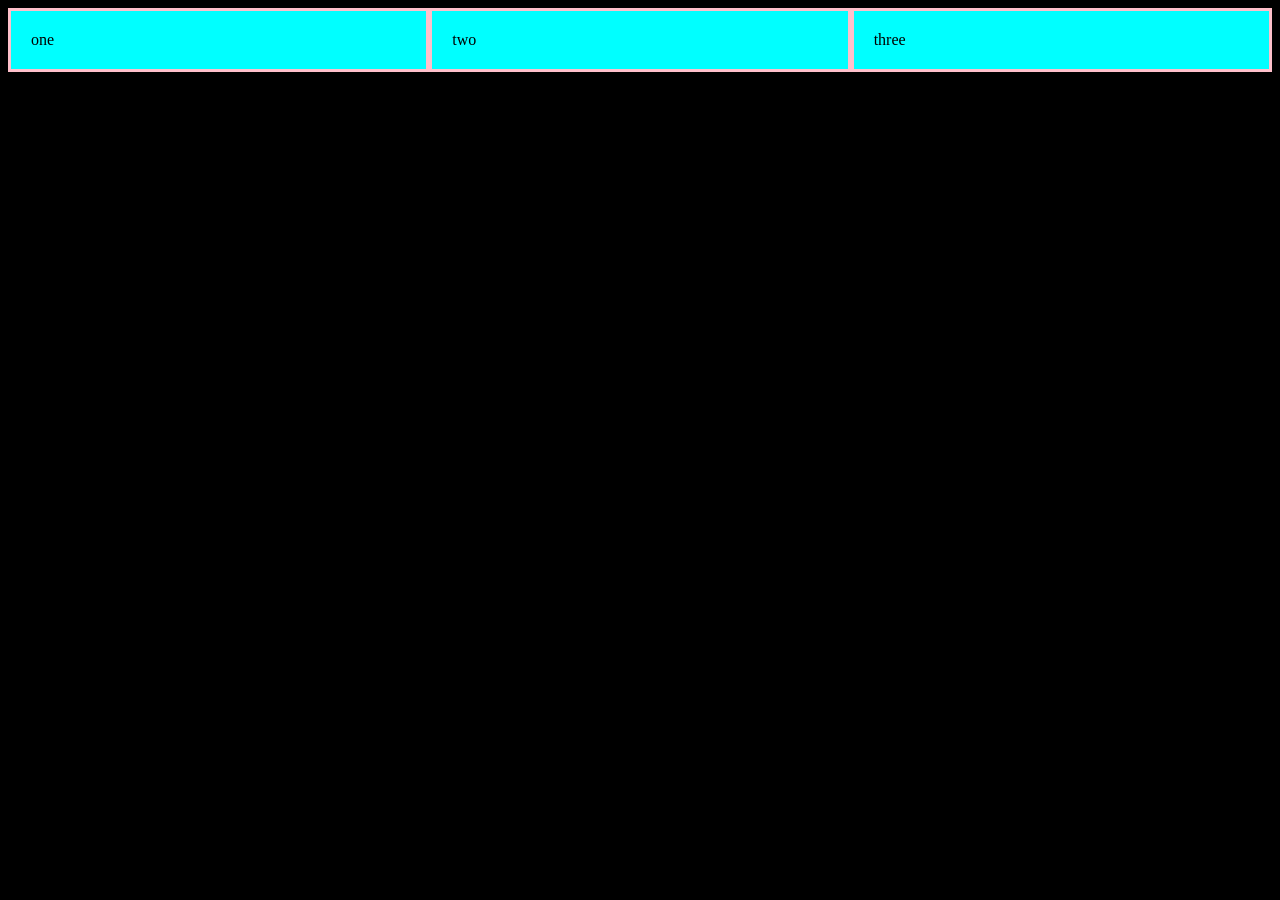
<file: flexbox/index.html>
<!DOCTYPE html>
<html lang="en">
<head>
    <meta charset="UTF-8">
    <meta name="viewport" content="width=device-width, initial-scale=1.0">
    <title>Flexbox</title>

     <style>
        body{
            background-color: black;
        }
        .container{
            display: flex;
            /* flex-direction: column; */
        }

        .container div{
            background-color: aqua;
            border: 3px solid pink;
            padding: 20px;
            flex: 1;
        }

        /* .container .two{
            flex: 2
        } */
    </style> 
</head>
<body>
    <!-- when you use flex: 1, you are telling your element to have equal space/size. Look at the .two in live server, it expands more than the others because flex is set to 2. -->
    <div class="container">
        <div class="one">one</div>
        <div class="two">two</div>
        <div class="three">three</div>
    </div>
</body>
</html>
</file>
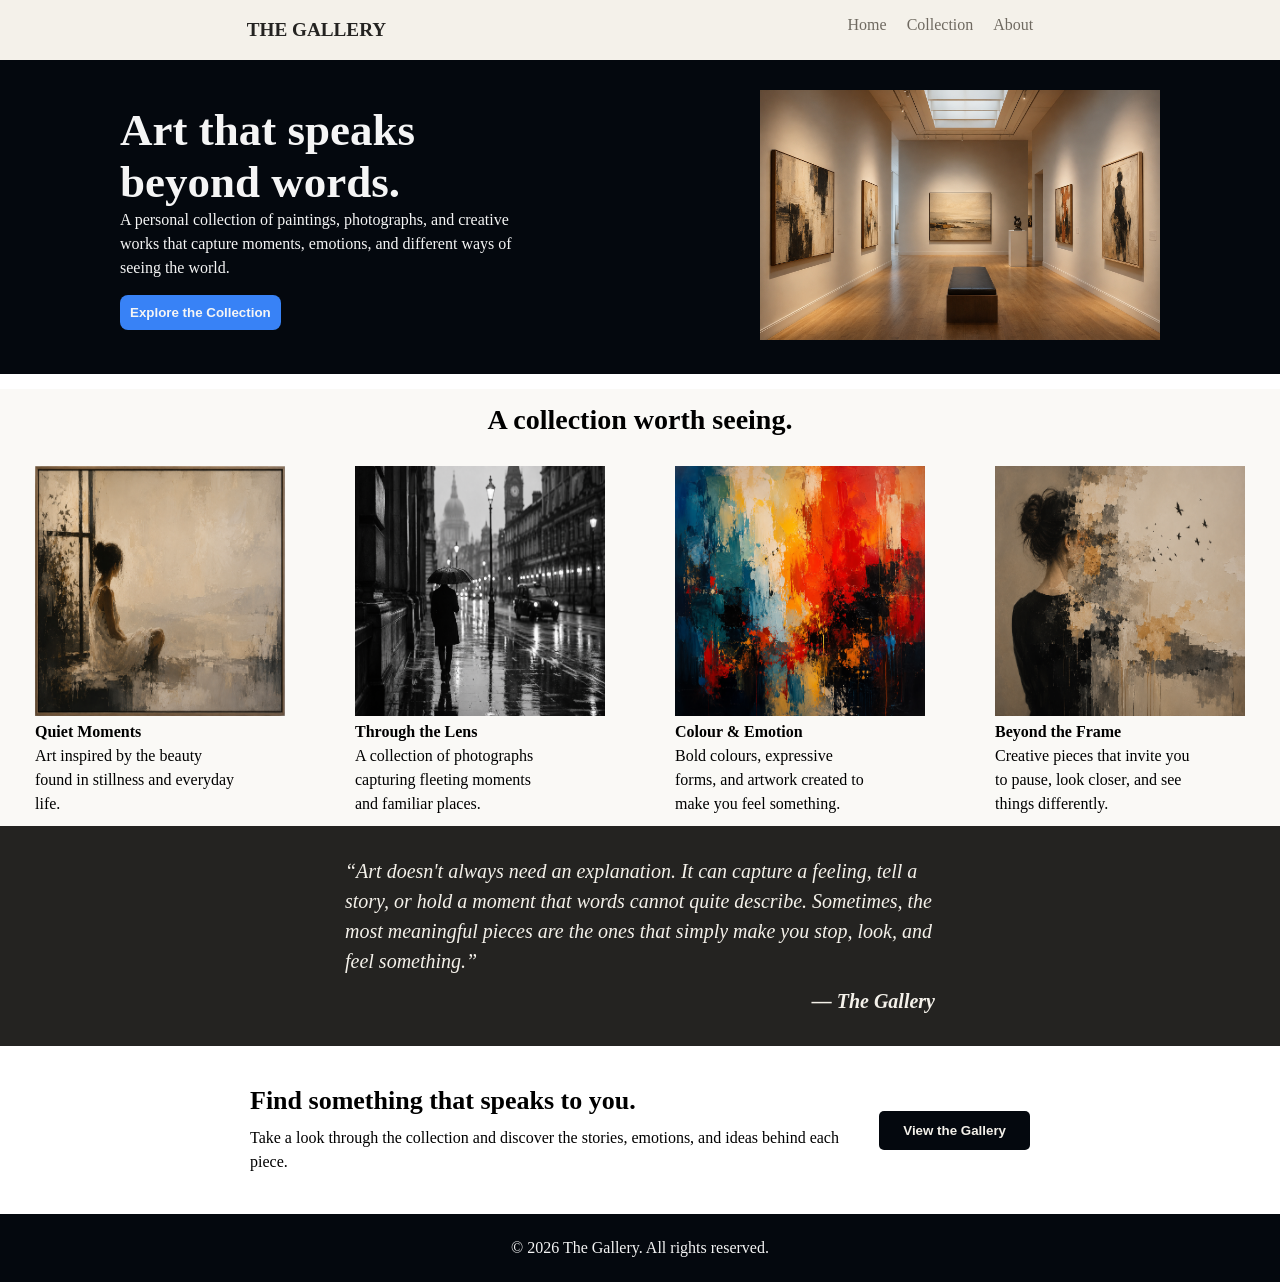
<file: Landing Page/index.html>
<!doctype html>
<html lang="en">
  <head>
    <meta charset="UTF-8" />
    <meta name="viewport" content="width=device-width, initial-scale=1.0" />
    <title>The Gallery</title>
    <link rel="stylesheet" href="style.css" />
  </head>

  <body>
    <section>
      <div class="container">
        <div class="header">
          <nav>
            <div class="logo">The Gallery</div>

            <div class="nav-links">
              <ul>
                <li><a href="#">Home</a></li>
                <li><a href="#">Collection</a></li>
                <li><a href="#">About</a></li>
              </ul>
            </div>
          </nav>
        </div>

        <!-- hero -->
        <div class="hero">
          <div class="right">
            <h3 class="hero-title">Art that speaks beyond words.</h3>

            <p class="hero-text">
              A personal collection of paintings, photographs, and creative
              works that capture moments, emotions, and different ways of seeing
              the world.
            </p>

            <button class="hero-btn">Explore the Collection</button>
          </div>

          <div class="left">
            <img
              src="image/gallery.png"
              alt="Featured artwork from the gallery"
              width="400"
              height="250"
            />
          </div>
        </div>
      </div>
    </section>

    <!-- second part -->
    <section>
      <div class="collections">
        <h3 class="collection-title">A collection worth seeing.</h3>

        <div class="images">
          <!-- first image -->
          <div>
            <img
              src="image/quiet-moment.png"
              alt="Quiet Moments"
              class="img-1"
            />
            <p class="collection-text">
              <strong>Quiet Moments</strong><br />
              Art inspired by the beauty found in stillness and everyday life.
            </p>
          </div>

          <!-- second image -->
          <div>
            <img
              src="image/through-lens.png"
              alt="Through the Lens"
              class="img-2"
            />
            <p class="collection-text">
              <strong>Through the Lens</strong><br />
              A collection of photographs capturing fleeting moments and
              familiar places.
            </p>
          </div>

          <!-- third image -->
          <div>
            <img
              src="image/color-spash.png"
              alt="Colour and Emotion"
              class="img-3"
            />
            <p class="collection-text">
              <strong>Colour &amp; Emotion</strong><br />
              Bold colours, expressive forms, and artwork created to make you
              feel something.
            </p>
          </div>

          <!-- fourth image -->
          <div>
            <img
              src="image/beyond-frame.png"
              alt="Beyond the Frame"
              class="img-4"
            />
            <p class="collection-text">
              <strong>Beyond the Frame</strong><br />
              Creative pieces that invite you to pause, look closer, and see
              things differently.
            </p>
          </div>
        </div>
      </div>
    </section>

    <!-- third section -->
    <section>
      <div class="quote">
        <p class="quote-text">
          “Art doesn't always need an explanation. It can capture a feeling,
          tell a story, or hold a moment that words cannot quite describe.
          Sometimes, the most meaningful pieces are the ones that simply make
          you stop, look, and feel something.” <br />
          <span class="author"> — The Gallery</span>
        </p>
      </div>
    </section>

    <!-- call to action -->
    <section>
      <div class="cta">
        <div class="cta-content">
          <h4>Find something that speaks to you.</h4>

          <p class="cta-text">
            Take a look through the collection and discover the stories,
            emotions, and ideas behind each piece.
          </p>
        </div>

        <button>View the Gallery</button>
      </div>
    </section>
    <!-- Footer -->
    <section>
      <div class="footer">
        <p>© 2026 The Gallery. All rights reserved.</p>
      </div>
    </section>
  </body>
</html>
</file>
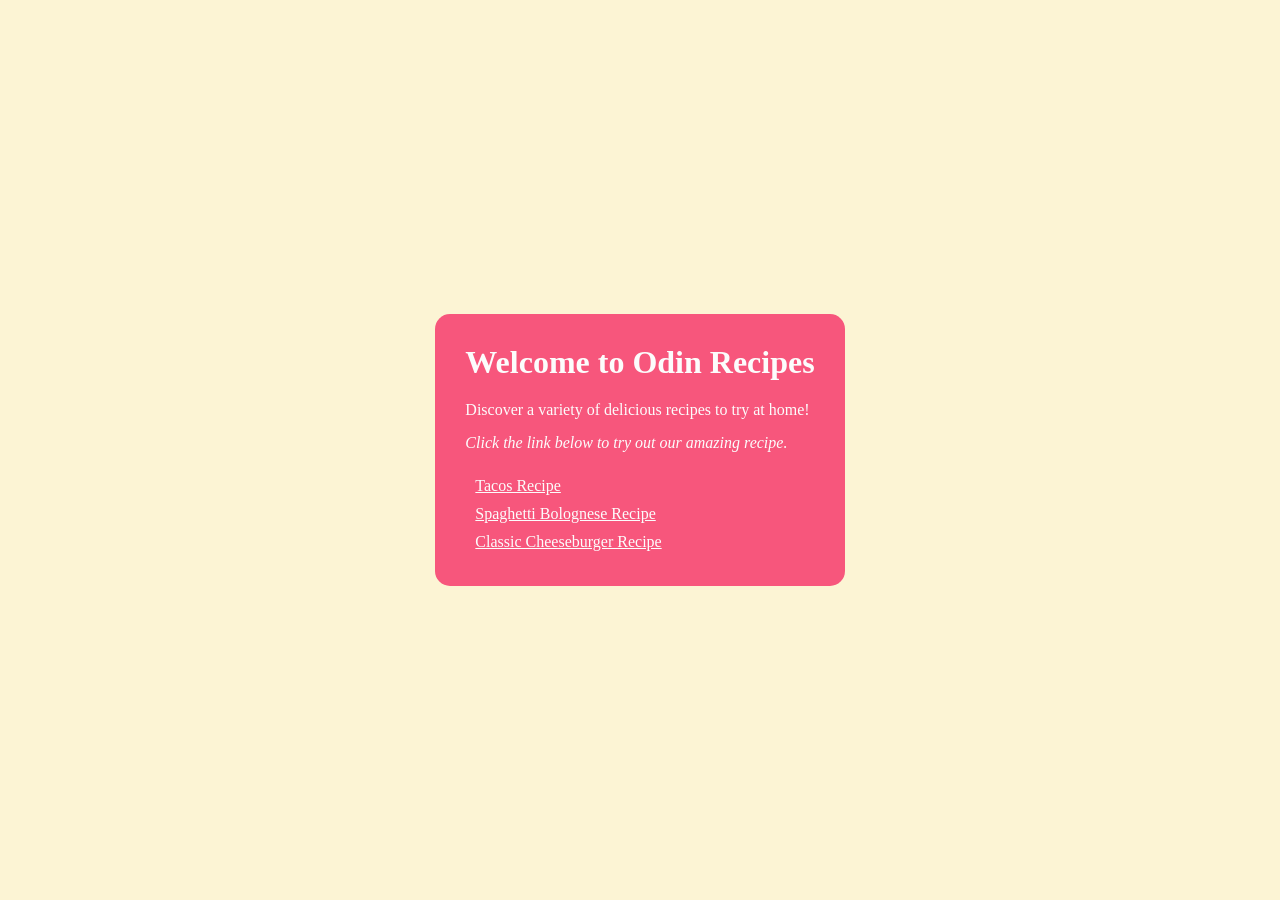
<file: odin-recipies/index.html>
<!doctype html>
<html lang="en">
  <head>
    <meta charset="UTF-8" />
    <meta name="viewport" content="width=device-width, initial-scale=1.0" />
    <title>Odin Recipes</title>

    <style>
      * {
        margin: 0;
        padding: 0;
        box-sizing: border-box;
      }

      body {
        font-family: Georgia, "Times New Roman", Times, serif;
        background-color: #fcf4d4;
        display: flex;
        justify-content: center;
        align-items: center;
        min-height: 100vh;
      }
      .card {
        background-color: #f7567c;
        color: #fcfcfc;
        padding: 20px;
        margin: 15px;
        border-radius: 15px;
      }
      .heading {
        padding: 10px;
      }
      p {
        padding: 10px;
      }
      ul{
        padding: 10px;
        list-style: none;
      }

      li, a{
        /* text-decoration: none; */
        color:#fcfcfc;
        padding: 5px;
      }
    </style>
  </head>
  <body>
    <div class="card">
      <h1 class="heading">Welcome to Odin Recipes</h1>
      <p>Discover a variety of delicious recipes to try at home!</p>
      <p style="padding-top: 5px">
        <em>Click the link below to try out our amazing recipe. </em>
      </p>
      <ul>
        <li>
          <a href="recipes/tacos.html">Tacos Recipe</a>
        </li>
        <li>
          <a href="recipes/Spaghetti.html">Spaghetti Bolognese Recipe</a>
        </li>
        <li>
          <a href="recipes/cheeseburger.html">Classic Cheeseburger Recipe</a>
        </li>
      </ul>
    </div>
  </body>
</html>
</file>
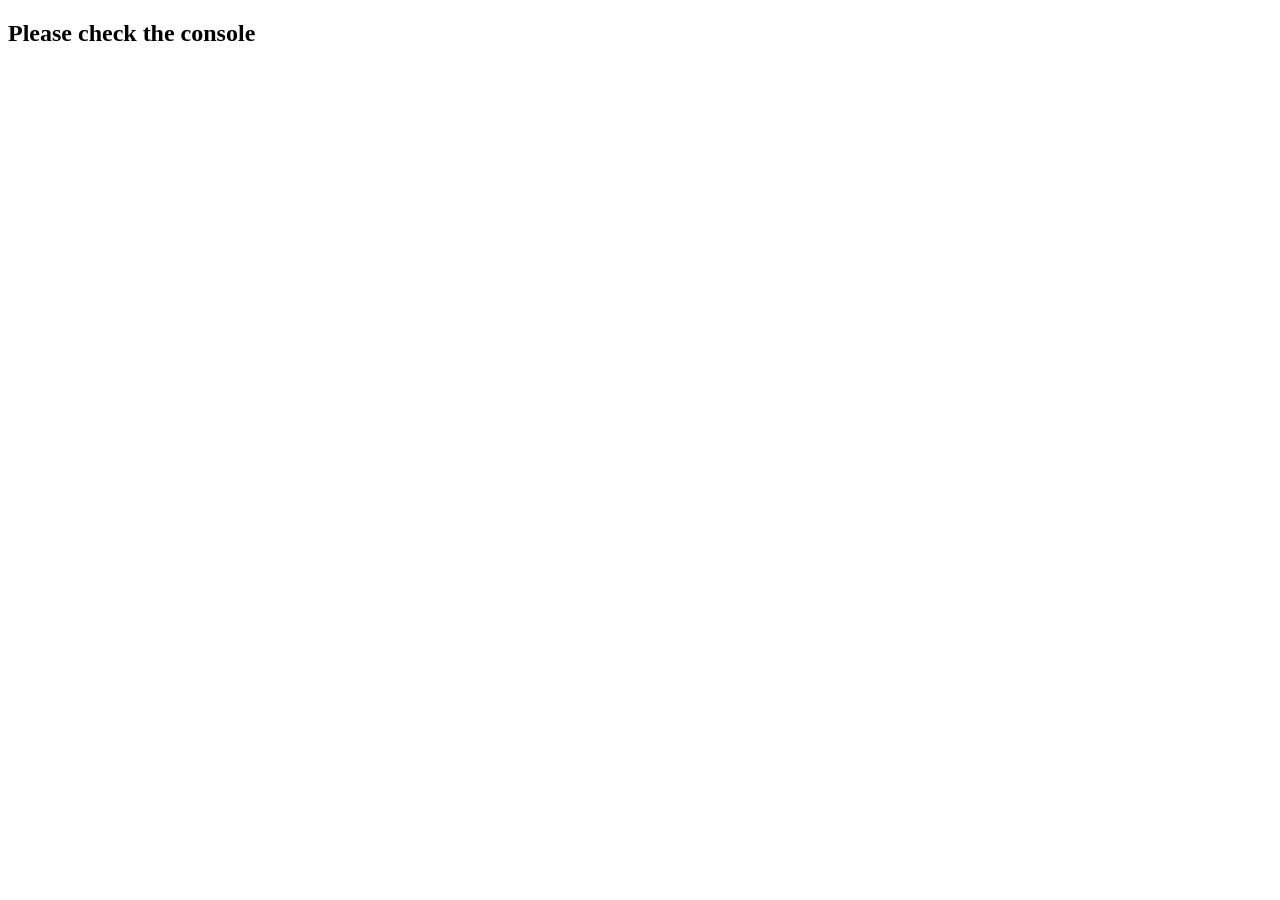
<file: Rock-Paper-Scissors/index.html>
<!doctype html>
<html lang="en">
  <head>
    <meta charset="UTF-8" />
    <meta name="viewport" content="width=device-width, initial-scale=1.0" />
    <title>Rock Paper Scissors</title>
  </head>
  <body>
    <h2>Please check the console</h2>

    <script>
      console.log("Hello, World!");

    //   const humanChoice = 0;
    //   const computerChoice = 0;

      function getComputerChoice() {
        let randomNumber = Math.random();

        if (randomNumber >= 0 && randomNumber < 1 / 3) {
          return "rock";
        } else if (randomNumber >= 1 / 3 && randomNumber < 2 / 3) {
          return "paper";
        } else if (randomNumber >= 2 / 3 && randomNumber < 1) {
          return "scissors";
        }
      }
      //   console.log(getComputerChoice());
      //   getComputerChoice();

      function getHumanChoice() {
        let humanChoice = prompt(
          "It's your turn, what's your pick? rock, paper, or scissors?",
        );

        return humanChoice.toLocaleLowerCase().trim();
      }
      //   console.log(getHumanChoice());
      //   getHumanChoice();

      function playRound(humanChoice, computerChoice) {
        if (humanChoice === computerChoice) {
          return "It's a tie";
        } else if (
          (humanChoice === "rock" && computerChoice === "scissors") ||
          (humanChoice === "scissors" && computerChoice === "paper") ||
          (humanChoice === "paper" && computerChoice === "rock")
        ) {
          return "You win!";
        } else return "You lose.";
      }
    //   const humanSelection = getHumanChoice();
    //   const computerSelection = getComputerChoice();

    //   console.log("The computer chose: ", computerSelection);
    //   console.log("You chose: ", humanSelection);
    //   console.log(playRound(humanSelection, computerSelection));
    //   playRound(humanSelection, computerSelection);

      function playGame(){
        let humanScore = 0;
        let computerScore = 0;

        for(let i = 0; i < 5; i++){
            const humanSelection = getHumanChoice();
            const computerSelection = getComputerChoice();
            console.log("The computer chose: ", computerSelection);
            console.log("You chose: ", humanSelection);
            const result = playRound(humanSelection, computerSelection);
            console.log(result);

            if(result === "You win!"){
                humanScore++;
            }else if(result === "You lose."){
                computerScore++;
            }
        }
        console.log("Human Score: ", humanScore);
        console.log("Computer Score: ", computerScore);
      }
      playGame();
    </script>
  </body>
</html>
</file>
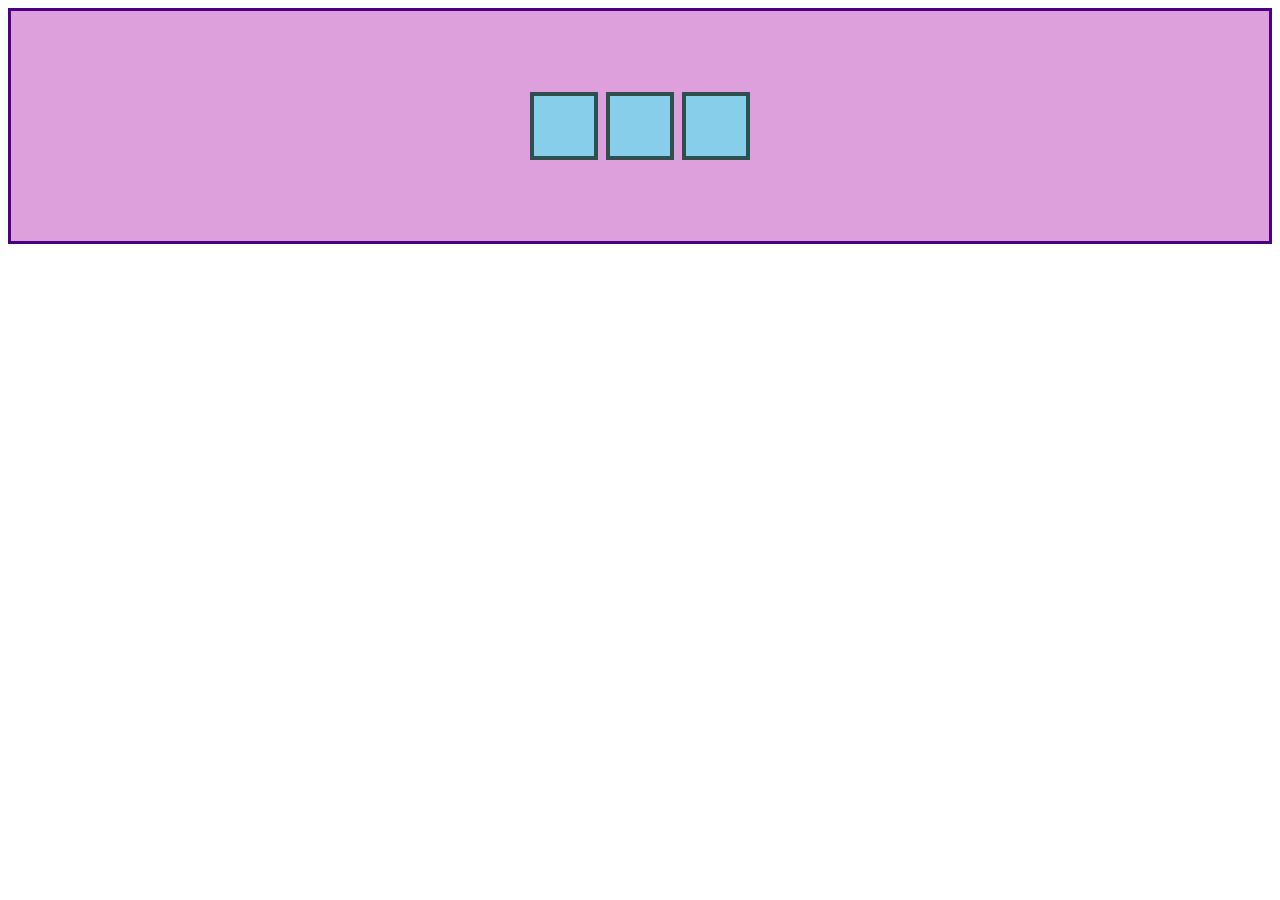
<file: flexbox/alignment.html>
<!DOCTYPE html>
<html lang="en">
<head>
    <meta charset="UTF-8">
    <meta name="viewport" content="width=device-width, initial-scale=1.0">
    <title>Alignment</title>
    <style>
        .container{
            background-color: plum;
            border: 3px solid indigo;
            padding: 15px;
            height: 200px;
            display: flex;
            justify-content: center;
            align-items: center;
            gap: 8px;
            
        }

        .item{
            background-color: skyblue;
            border: 4px solid darkslategray;
            height: 60px;
            width: 60px;
            
        }
    </style>
</head>
<body>
    <!-- In a Flexbox row, flex-basis does the same thing as width. In a Flexbox column, flex-basis does the same thing as height. -->
    <!-- justify-content aligns items across the main axis (horizontally), while align-items is on the cross axis(vertically). -->
     <!-- However, when you change the flex-direction, their role is reversed. Which means that their behavior changes when you change the flex-direction of a flex-container. For example, when you change flex-direction to column, justify-content aligns vertically and align-items aligns horizontally.  -->
    <div class="container">
        <div class="item"></div>
        <div class="item"></div>
        <div class="item"></div>
    </div>
</body>
</html>
</file>
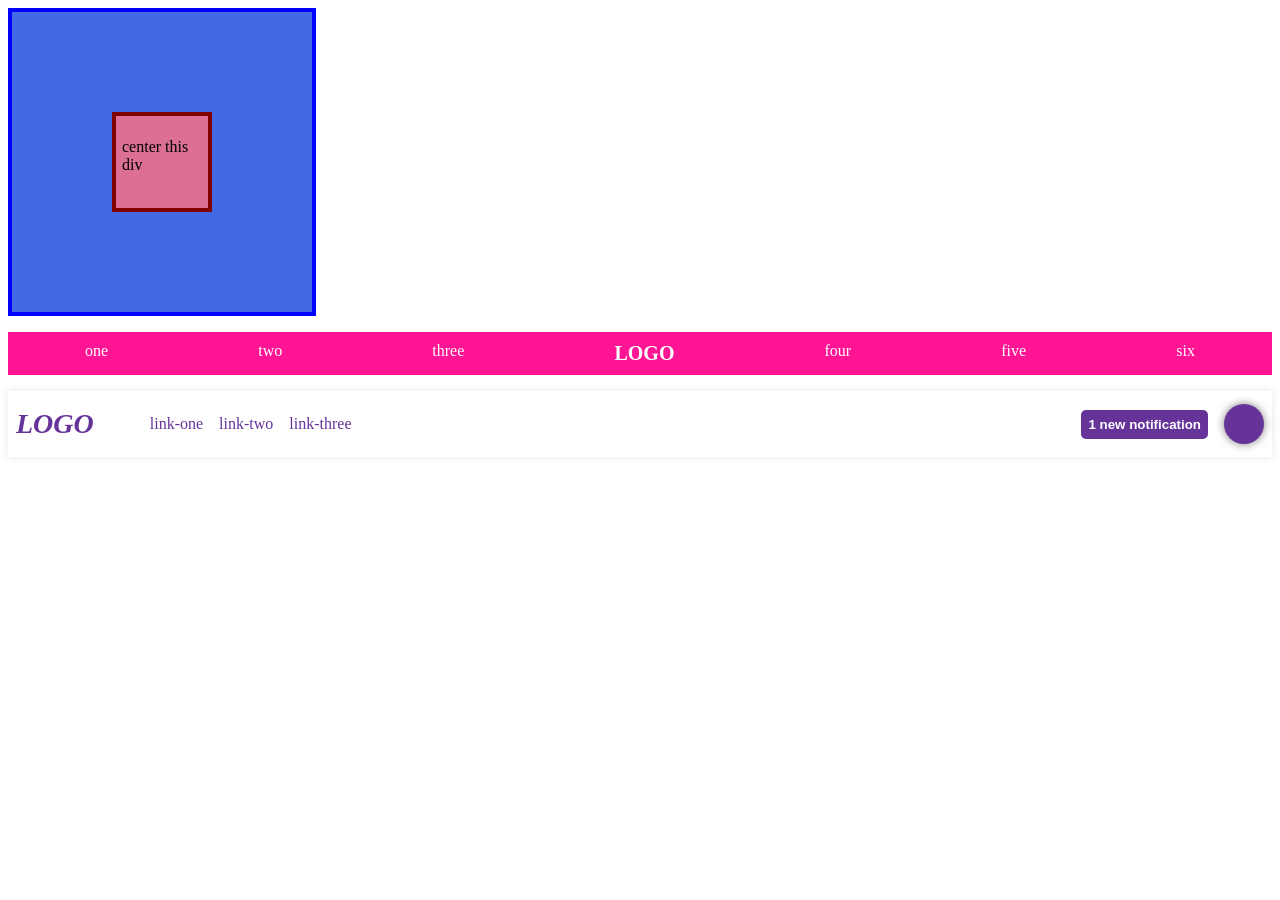
<file: flexbox/flexExercises.html>
<!doctype html>
<html lang="en">
  <head>
    <meta charset="UTF-8" />
    <meta name="viewport" content="width=device-width, initial-scale=1.0" />
    <title>Flex Exercises</title>
    <style>
      /* first exercise */
      .container {
        background-color: royalblue;
        width: 300px;
        height: 300px;
        border: 4px solid blue;
        display: flex;
        justify-content: center;
        align-items: center;
      }

      .container div {
        background-color: palevioletred;
        border: 4px solid maroon;
        height: 80px;
        width: 80px;
        padding: 6px;
      }

      /* second exercise */
      .head-container {
        background-color: deeppink;
      }
      .head-container ul {
        list-style: none;
        display: flex;
        justify-content: space-around;
        padding: 10px;
        color: white;
      }
      .self {
        font-size: 20px;
        font-weight: bold;
      }

      /* third exercise */
      .header {
        background-color: white;
        box-shadow: 0 0 8px rgba(0, 0, 0, 0.1);
        display: flex;
        justify-content: space-between;
        padding: 8px;
      }

      .profile-img {
        border-radius: 50%;
        background-color: rebeccapurple;
        width: 40px;
        height: 40px;
        box-shadow: 0 0 8px rgba(0, 0, 0, 0.5);
      }
      .left,
      .right {
        display: flex;
        align-items: center;
        gap: 16px;
      }
      .logo {
        color: rebeccapurple;
        font-size: 28px;
        font-weight: bolder;
        font-style: italic;
      }
      ul {
        list-style: none;
        display: flex;
        gap: 16px;
        color: rebeccapurple;
      }
      button {
        color: white;
        background-color: rebeccapurple;
        border-radius: 5px;
        padding: 7px;
        border: none;
        font-weight: bold;
      }

    </style>
  </head>
  <body>
    <!-- first exercise: center div -->
    <div class="container">
      <div>
        <p>center this div</p>
      </div>
    </div>

    <!-- second exercise: basic header. -->
    <header class="head-container">
      <nav>
        <ul>
          <li>one</li>
          <li>two</li>
          <li>three</li>
          <li class="self">LOGO</li>
          <li>four</li>
          <li>five</li>
          <li>six</li>
        </ul>
      </nav>
    </header>

    <!-- exercise 3: header 2 -->
    <div class="header">
      <div class="left">
        <div class="logo">LOGO</div>
        <ul>
          <li>link-one</li>
          <li>link-two</li>
          <li>link-three</li>
        </ul>
      </div>
      <div class="right">
        <button>1 new notification</button>
        <div class="profile-img"></div>
      </div>
    </div>

    
  </body>
</html>
</file>
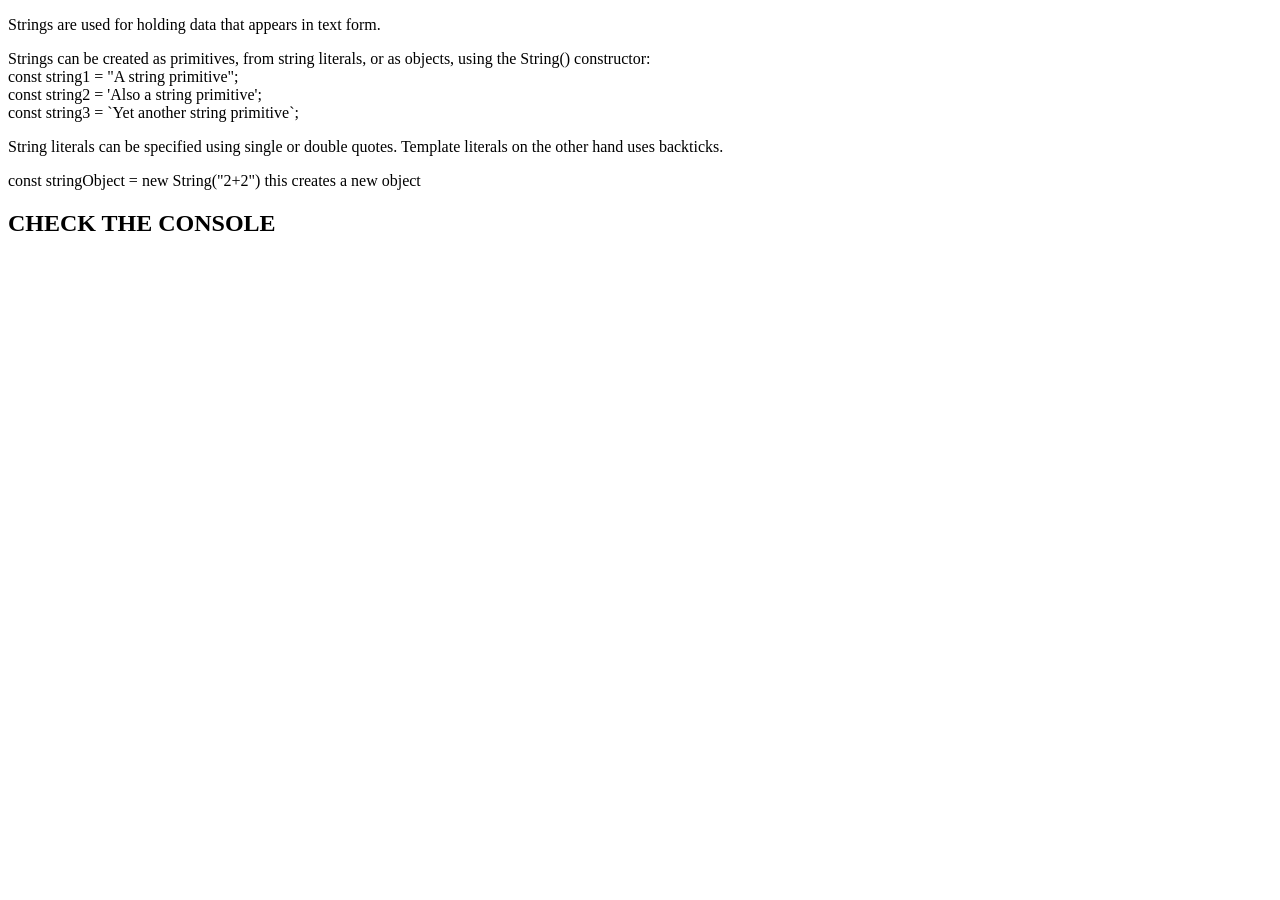
<file: JS Foundation/dataTypes.html>
<!doctype html>
<html lang="en">
  <head>
    <meta charset="UTF-8" />
    <meta name="viewport" content="width=device-width, initial-scale=1.0" />
    <title>Data types</title>
  </head>
  <body>
    <p>Strings are used for holding data that appears in text form.</p>
    <p>
      Strings can be created as primitives, from string literals, or as objects,
      using the String() constructor: <br />
      const string1 = "A string primitive"; <br />
      const string2 = 'Also a string primitive'; <br />
      const string3 = `Yet another string primitive`; <br />
    </p>
    <p>
      String literals can be specified using single or double quotes. Template
      literals on the other hand uses backticks.
    </p>
    <p>const stringObject = new String("2+2") this creates a new object</p>
    <h2>CHECK THE CONSOLE</h2>
    <script>
      let a = "a";
      let b = "b";

      if (a > b) {
        console.log(`${a} is greater than ${b}`);
      } else if (a < b) {
        console.log(`${a} is less than ${b}`);
      } else {
        console.log(`${a} and ${b} are equal`);
      }
      // chartAt() method returns the character at a specified index (position) in a string:
      let name = "Victor";
      let char = name.charAt(0);
      console.log(char);

      // The charCodeAt() method returns the unicode of the character at a specified index in a string:
      let text = "Vivian";
      let code = text.charCodeAt(0);
      console.log(code);

      // CONDITIONAL STATEMENTS

      // Conditional Statements allow us to perform different actions for different conditions. It runs different code depending on true or false conditions.
      // to write conditonals you use: if, else, else if. or switch. Each are used for different conditions.
      // In classical programming, the logical OR is meant to manipulate boolean values only. If any of its arguments are true, it returns true, otherwise it returns false.

      let age = 24;
      let driverLincense = true;

      if (age >= 24 && driverLincense === true) {
        alert("you are eligible to drive");
      } else {
        alert("you are not eligible to drive");
      }

      let price = 2500 * 2;

      switch (price) {
        case 1500:
          alert("That is a huge loss");
          break;
        case 4000:
          alert("Still a loss for the seller");
          break;
        case 5000:
          alert("This is the price for the item");
          break;
        default:
          alert("I do not recognise this price.");
      }

      // EXERCISES

      const x = 1;
      const y = 1;

      let result = x + y;

      console.log(result);

      // number 2

      let num = 6;

      if (num >= 10) {
        alert("true");
      } else {
        alert("false");
      }
      console.log(num);

      // num 3
      // do the math equation of the following
      //     const a = 1 - 1 // Freebie!!! This is the answer to "one minus one"
      // const b = "one plus eight"
      // const c = "22 times three"
      // const d = "the *remainder* of 5/4"
      // const e = "the variable 'b' minus 17"
      // const f = "the sum of the previous five variables"
      const c = 1 + 8
      const d = 22 * 3
      const e = 5 % 4
      const f = c - 17
      const g = c + d + e + f

      console.log(c, d, e, f, g);
      // num 4

      let birthYear = 2006
      let firstName = "Vivan"
      let lastName = "Adekunle"
      let thisYear = 2012

      const greeting = "Hello! My name is " + firstName + " " + lastName + " " + "I am " + (thisYear - birthYear) + " years old." 
      console.log(greeting);
    </script>
  </body>
</html>
</file>
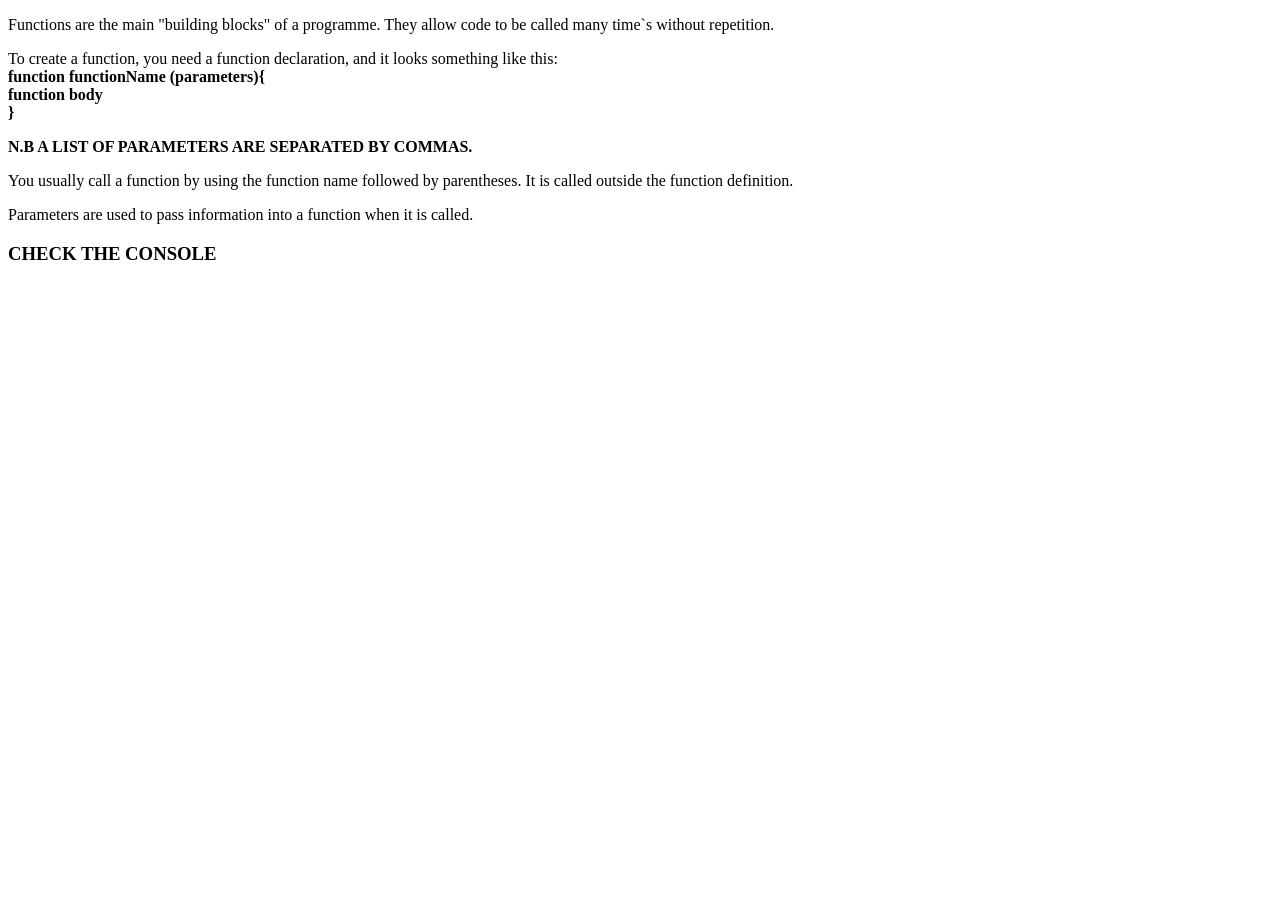
<file: JS Foundation/functions.html>
<!doctype html>
<html lang="en">
  <head>
    <meta charset="UTF-8" />
    <meta name="viewport" content="width=device-width, initial-scale=1.0" />
    <title>Functions</title>
  </head>
  <body>
    <p>
      Functions are the main "building blocks" of a programme. They allow code
      to be called many time`s without repetition.
    </p>

    <p>
      To create a function, you need a function declaration, and it looks
      something like this:
      <strong
        ><br />
        function functionName (parameters){<br />
        function body <br />}</strong
      >
      <br />
    </p>
    <p>
      <strong>N.B A LIST OF PARAMETERS ARE SEPARATED BY COMMAS.</strong>
    </p>

    <p>
      You usually call a function by using the function name followed by
      parentheses. It is called outside the function definition.
    </p>

    <p>
      Parameters are used to pass information into a function when it is called.
    </p>

    <h3>CHECK THE CONSOLE</h3>
    <script>
      // function student() {
      //   console.log("His is a junior year student");
      // }
      // student();

      // function person(name, age) {
      //   console.log(`My name is ${name} and I just turned ${age}.`);
      // }
      // person("Success", 30);

      //   Local variables are declared within a function and can only be accessed from within that function. Global variables are declared outside a function and can be accessed from anywhere in the program.

      // function cars() {
      //   let myCar = "AMG65"; // this is a local variable and can only be accessed within the function. If you try to access it outside the function, it will return an error.
      //   console.log(myCar);
      //   alert(`I am currently driving ${myCar}`);
      // }
      // cars();
      //   OUTER OR GLOBAL VARIABLES

      // let userName = "Tobi"; // this is a global variable and can be accessed from anywhere in the program. It can be accessed from within a function or outside a function.

      // function staff() {
      //   userName = "Pricilla"; // this username was modified inside the function.
      //   let message = `Hello, my name is ${userName}, it is a pleasure working with you all.`;
      //   console.log(message);
      //   alert(message);
      // }
      // alert(userName); // this will alert "Tobi".
      // staff();
      // alert(userName); // this will alert "Pricilla".

      //   EXAMPLES OF PARAMETERS AND ARGUMENTS
      // When a value is passed as a function parameter, it’s also called an argument.
      // A parameter is the variable listed inside the parentheses in the function declaration (it’s a declaration time term).
      // An argument is the value that is passed to the function when it is called (it’s a call time term).
      // We declare functions listing their parameters, then call them passing arguments.
      // function presents(gift1, gift2, gift3) {
      //   let message = `For my birthday, I received ${gift1}, ${gift2} and even ${gift3}!. They made me soooo happy, I was filled with so much joy. I cried like a baby.`;
      //   console.log(message);
      // }
      // presents("Gucci slippers", "Chanel perfume", "a trip to zanzibar");

      // //   RETURNING A VALUE

      // function add(x, y) {
      //   return x + y;
      // }
      // let result = add(100, 500);
      // console.log(result);

      //  FUNCTION EXPRESSIONS
      // It allows you create a new function in the middle of an expression.
      // instead of declaring a function with the function keyword, you can assign a function to a variable. This is called a function expression.
      // With function declarations, you will have something like this:
      // function sayHi() {
      //   console.log("hello");
      // }
      // // With function expressions, you will have something like this:
      // let sayHello = function () {
      //   alert("hello");
      // };

      // ARROW FUNCTIONS
      // Arrow functions are a more concise syntax for writing function expressions. They are often used for short, simple functions.
      // Arrow functions are always anonymous, and they can be used as function expressions.

      // examples of arrow functions.
      // let numb = (x, y) => x + y;
      // console.log(numb(25, 25));

      // let names = (name1, name2, name3) =>
      //   alert(`${name1}, ${name2}, ${name3}`);
      // names("tunde", "ben", "ade");

      // // when it has just one parameters, there's no need for parenthesis.
      // let root = (n) => n ** 2;
      // console.log(root(6));

      // // If there are no arguments, parentheses are empty, but they must be present
      // let greeting = () => console.log("Hello");
      // greeting();

      // multi-line arrow functions

      // let guests = (guest1, guest2) => {
      //   let result = `We are expecting ${guest1} & ${guest2} at the party this evening.`;
      //   return result;
      // };
      // console.log(guests("Tunji", "Benita"));

      function add7(num) {
        return num + 7;
      }
      console.log(add7(10));

      function multiply(num1, num2) {
        return num1 * num2;
      }
      console.log(multiply(3, 2));

      function capitalise(str) {
        let result = str.charAt(0).toUpperCase() + str.slice(1).toLowerCase();
        return result;
      }
      console.log(capitalise("bread"));
      console.log(capitalise("BREAD"));
      console.log(capitalise("BreAD"));

      function lastLetter(str) {
        return str[str.length - 1];
      }
      console.log(lastLetter("price"));
    </script>
  </body>
</html>
</file>
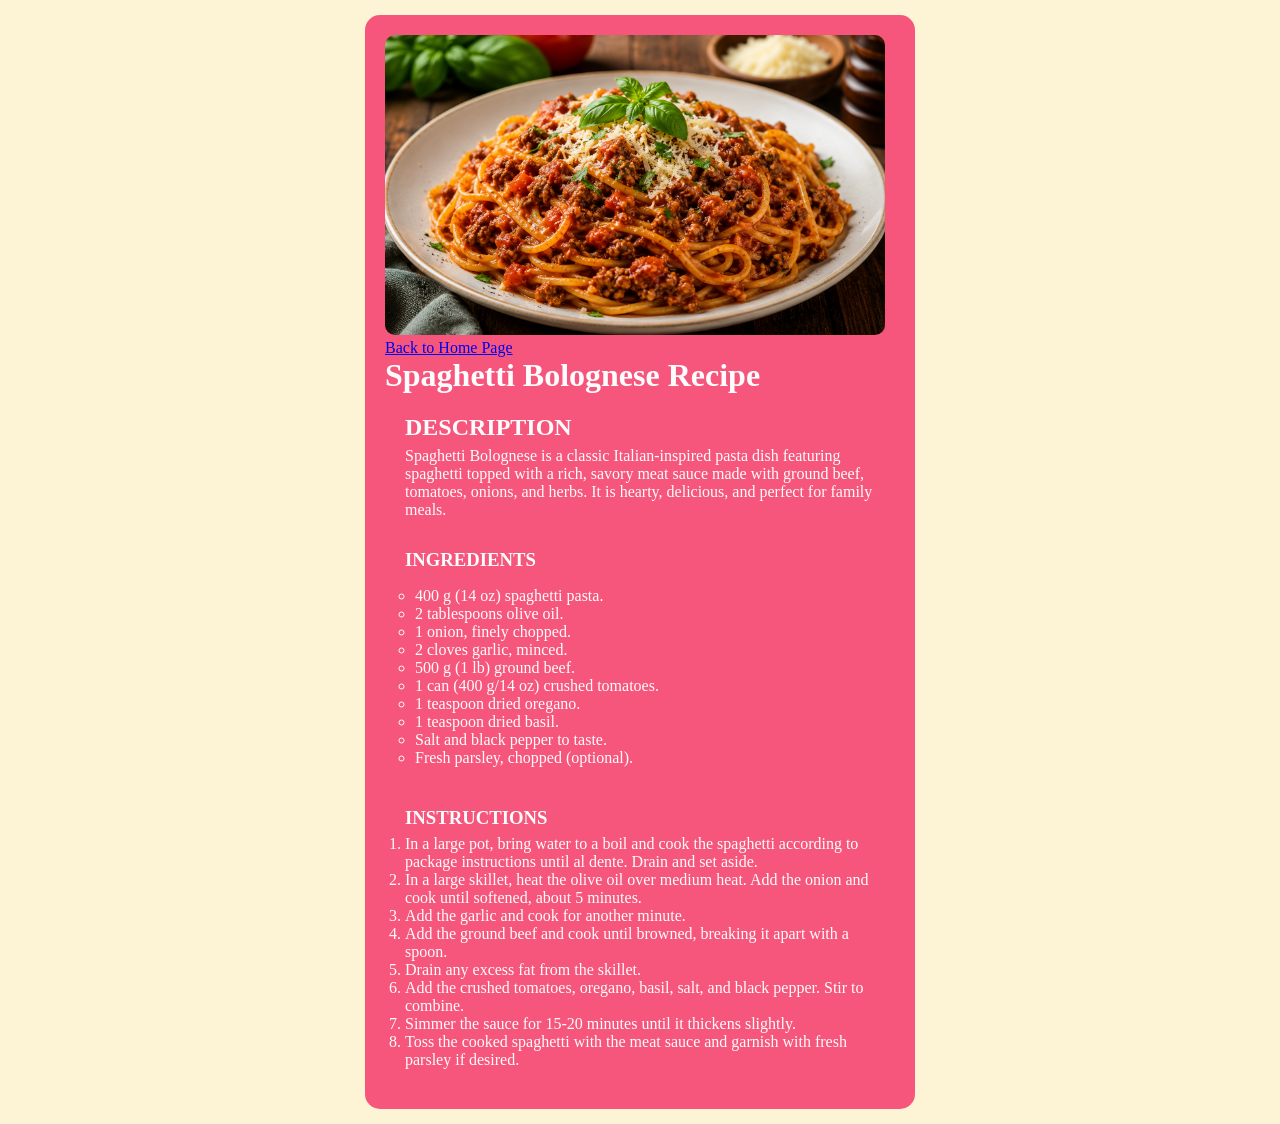
<file: odin-recipies/recipes/Spaghetti.html>
<!doctype html>
<html lang="en">
  <head>
    <meta charset="UTF-8" />
    <meta name="viewport" content="width=device-width, initial-scale=1.0" />
    <title>Spaghetti Bolognese Recipe</title>

    <style>
      * {
        margin: 0;
        padding: 0;
        box-sizing: border-box;
      }

      body {
        font-family: Georgia, "Times New Roman", Times, serif;
        background-color: #fcf4d4;
        display: flex;
        justify-content: center;
        align-items: center;
        min-height: 100vh;
      }

      .container {
        background-color: #f7567c;
        color: #fcfcfc;
        padding: 20px;
        margin: 15px;
        border-radius: 15px;
        width: 550px;
      }
      .title {
        display: flex;
        justify-content: center;
        align-items: center;
        padding: 5px;
      }

      img {
        border-radius: 10px;
        object-fit: cover;
        margin: 0 auto;
        width: 500px;
        height: 300px;
      }

      h2,
      h3 {
        margin-bottom: 6px;
      }
      .description,
      .ingredients,
      .steps {
        padding: 10px;
        margin: 10px;
      }
      ul {
        padding: 10px;
        list-style: circle;
      }
    </style>
  </head>
  <body>
    <div class="container">
      <img
        src="../recipes/images/Spaghetti.png"
        alt="Delicious Spaghetti Bolognese"
        width="500"
      />
      <a href="../index.html">Back to Home Page</a>
      <h1>Spaghetti Bolognese Recipe</h1>

      <div class="description">
        <h2>DESCRIPTION</h2>
        <p>
          Spaghetti Bolognese is a classic Italian-inspired pasta dish featuring
          spaghetti topped with a rich, savory meat sauce made with ground beef,
          tomatoes, onions, and herbs. It is hearty, delicious, and perfect for
          family meals.
        </p>
      </div>
      <div class="ingredients">
        <h3>INGREDIENTS</h3>
        <ul>
          <li>400 g (14 oz) spaghetti pasta.</li>
          <li>2 tablespoons olive oil.</li>
          <li>1 onion, finely chopped.</li>
          <li>2 cloves garlic, minced.</li>
          <li>500 g (1 lb) ground beef.</li>
          <li>1 can (400 g/14 oz) crushed tomatoes.</li>
          <li>1 teaspoon dried oregano.</li>
          <li>1 teaspoon dried basil.</li>
          <li>Salt and black pepper to taste.</li>
          <li>Fresh parsley, chopped (optional).</li>
        </ul>
      </div>

      <div class="steps">
        <h3>INSTRUCTIONS</h3>
        <ol>
          <li>
            In a large pot, bring water to a boil and cook the spaghetti
            according to package instructions until al dente. Drain and set
            aside.
          </li>
          <li>
            In a large skillet, heat the olive oil over medium heat. Add the
            onion and cook until softened, about 5 minutes.
          </li>
          <li>Add the garlic and cook for another minute.</li>
          <li>
            Add the ground beef and cook until browned, breaking it apart with a
            spoon.
          </li>
          <li>Drain any excess fat from the skillet.</li>
          <li>
            Add the crushed tomatoes, oregano, basil, salt, and black pepper.
            Stir to combine.
          </li>
          <li>
            Simmer the sauce for 15-20 minutes until it thickens slightly.
          </li>
          <li>
            Toss the cooked spaghetti with the meat sauce and garnish with fresh
            parsley if desired.
          </li>
        </ol>
      </div>
    </div>
  </body>
</html>
</file>
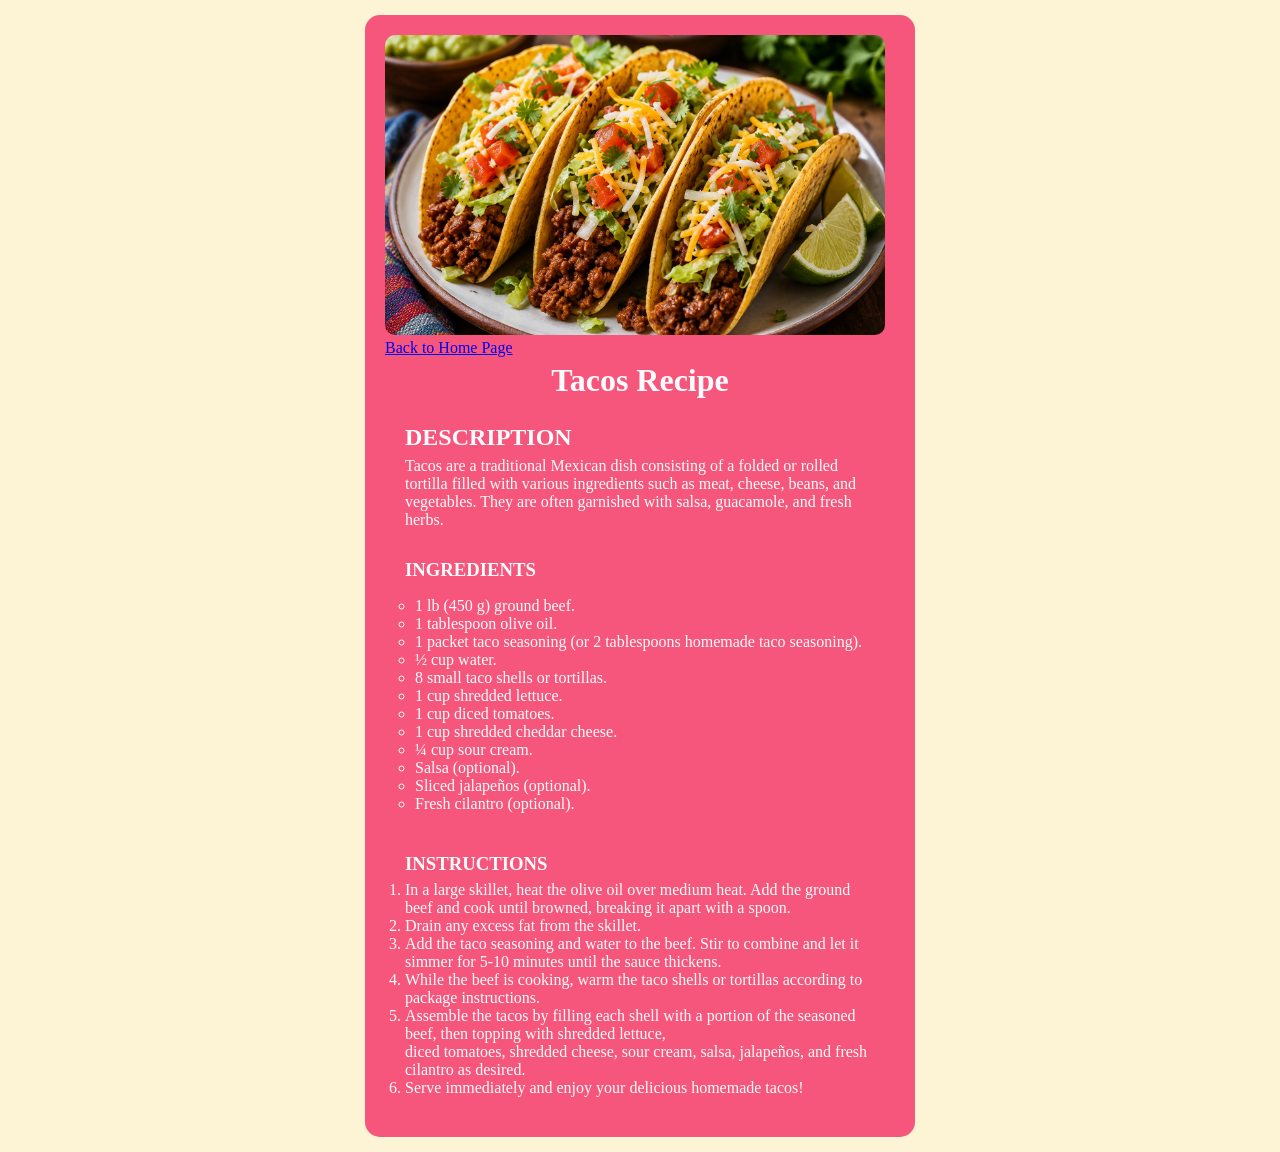
<file: odin-recipies/recipes/tacos.html>
<!doctype html>
<html lang="en">
  <head>
    <meta charset="UTF-8" />
    <meta name="viewport" content="width=device-width, initial-scale=1.0" />
    <title>Tacos Recipe</title>

    <style>
      * {
        margin: 0;
        padding: 0;
        box-sizing: border-box;
      }

      body {
        font-family: Georgia, "Times New Roman", Times, serif;
        background-color: #fcf4d4;
        display: flex;
        justify-content: center;
        align-items: center;
        min-height: 100vh;
      }

      .container {
        background-color: #f7567c;
        color: #fcfcfc;
        padding: 20px;
        margin: 15px;
        border-radius: 15px;
        width: 550px;
      }
      .title {
        display: flex;
        justify-content: center;
        align-items: center;
        padding: 5px;
      }

      img {
        border-radius: 10px;
        object-fit: cover;
        margin: 0 auto;
        width: 500px;
        height: 300px;
      }

      h2, h3{
        margin-bottom: 6px;
      }
      .description, .ingredients, .steps{
        padding: 10px;
        margin: 10px;
      }
      ul{
        padding: 10px;
        list-style: circle;
      }
    </style>
  </head>
  <body>
    <div class="container">
      <img
        src="../recipes/images/Tacos.png"
        alt="Delicious Tacos"
        width="500"
      />
      <a href="../index.html">Back to Home Page</a>

      <h1 class="title">Tacos Recipe</h1>

      <div class="description">
        <h2>DESCRIPTION</h2>
        <p>
          Tacos are a traditional Mexican dish consisting of a folded or rolled
          tortilla filled with various ingredients such as meat, cheese, beans,
          and vegetables. They are often garnished with salsa, guacamole, and
          fresh herbs.
        </p>
      </div>

      <div class="ingredients">
        <h3>INGREDIENTS</h3>
        <ul>
          <li>1 lb (450 g) ground beef.</li>
          <li>1 tablespoon olive oil.</li>
          <li>
            1 packet taco seasoning (or 2 tablespoons homemade taco seasoning).
          </li>
          <li>½ cup water.</li>
          <li>8 small taco shells or tortillas.</li>
          <li>1 cup shredded lettuce.</li>
          <li>1 cup diced tomatoes.</li>
          <li>1 cup shredded cheddar cheese.</li>
          <li>¼ cup sour cream.</li>
          <li>Salsa (optional).</li>
          <li>Sliced jalapeños (optional).</li>
          <li>Fresh cilantro (optional).</li>
        </ul>
      </div>

      <div class="steps">
      <h3>INSTRUCTIONS</h3>

        <ol>
          <li>
            In a large skillet, heat the olive oil over medium heat. Add the
            ground beef and cook until browned, breaking it apart with a spoon.
          </li>
          <li>Drain any excess fat from the skillet.</li>
          <li>
            Add the taco seasoning and water to the beef. Stir to combine and
            let it simmer for 5-10 minutes until the sauce thickens.
          </li>
          <li>
            While the beef is cooking, warm the taco shells or tortillas
            according to package instructions.
          </li>
          <li>
            Assemble the tacos by filling each shell with a portion of the
            seasoned beef, then topping with shredded lettuce, <br />
            diced tomatoes, shredded cheese, sour cream, salsa, jalapeños, and
            fresh cilantro as desired.
          </li>
          <li>Serve immediately and enjoy your delicious homemade tacos!</li>
        </ol>
      </div>
    </div>
  </body>
</html>
</file>
<file: Landing Page/style.css>
* {
  padding: 0;
  margin: 0;
  box-sizing: border-box;
}

nav {
  background: #f4f1ea;
  display: flex;
  align-items: center;
  justify-content: space-around;
  padding: 16px;
}

.nav-links ul {
  list-style: none;
  display: flex;
  align-items: center;
  gap: 20px;
  margin-bottom: 10px;
}

.nav-links li :hover {
  background-color: #04080e;
  color: #f4f1ea;
  padding: 8px;
  border-radius: 4px;
}

li a {
  text-decoration: none;
  color: #6f6a61;
}
.logo {
  color: #242321;
  text-transform: uppercase;
  display: flex;
  align-items: center;
  font-size: larger;
  font-weight: 600;
}

.hero {
  background-color: #04080e;
  color: whitesmoke;
  display: flex;
  justify-content: space-around;
  align-items: center;
}

.right,
.left {
  width: 400px;
  margin: 30px;
}

.hero-title {
  font-size: 45px;
}

.hero-text {
  line-height: 1.5;
  padding-bottom: 15px;
}

.hero-btn {
  padding: 10px;
  border-radius: 8px;
  border: none;
  font-weight: bold;
  background-color: #3882f6;
  color: whitesmoke;
}
.collections {
  background-color: #faf9f6;
}
.collection-title {
  display: flex;
  align-items: center;
  justify-content: center;
  padding: 15px;
  margin: 15px;
  font-size: 28px;
}

.images {
  display: flex;
  align-items: center;
  justify-content: space-around;
}

.img-1,
.img-2,
.img-3,
.img-4 {
  width: 250px;
  height: 250px;
}

.collection-text {
  width: 200px;
  line-height: 1.5;
  margin-bottom: 10px;
}

.quote {
  background: #242321;
  color: #f4f1ea;
  display: flex;
  justify-content: center;
  align-items: center;
}

.quote-text {
  width: 650px;
  padding: 30px;
  font-size: 20px;
  line-height: 1.5;
  font-style: italic;
}

.author {
  display: block;
  text-align: right;
  margin-top: 10px;
  font-weight: 700;
}

.cta {
  /* background: #faf9f6; */
  padding: 40px 60px;
  max-width: 900px;
  margin: 0 auto;
  display: flex;
  justify-content: space-between;
  align-items: center;
}
.cta button {
    flex-shrink: 0;
  background: #04080e;
  color: #f4f1ea;
  border: none;
  border-radius: 5px;
  font-weight: 600;
  padding: 12px 24px;
  /* margin-left: 40px; */
  cursor: pointer;
}
.cta-content {
  max-width: 600px;
}
.cta h4 {
  margin: 0 0 10px 0;
  font-size: 26px;
}

.cta-text {
  margin: 0;
  line-height: 1.5;
}
.footer{
    display: flex;
    justify-content: center;
    align-items: center;
    padding: 25px;
    background-color: #04080e;
    color: whitesmoke;
}
</file>
